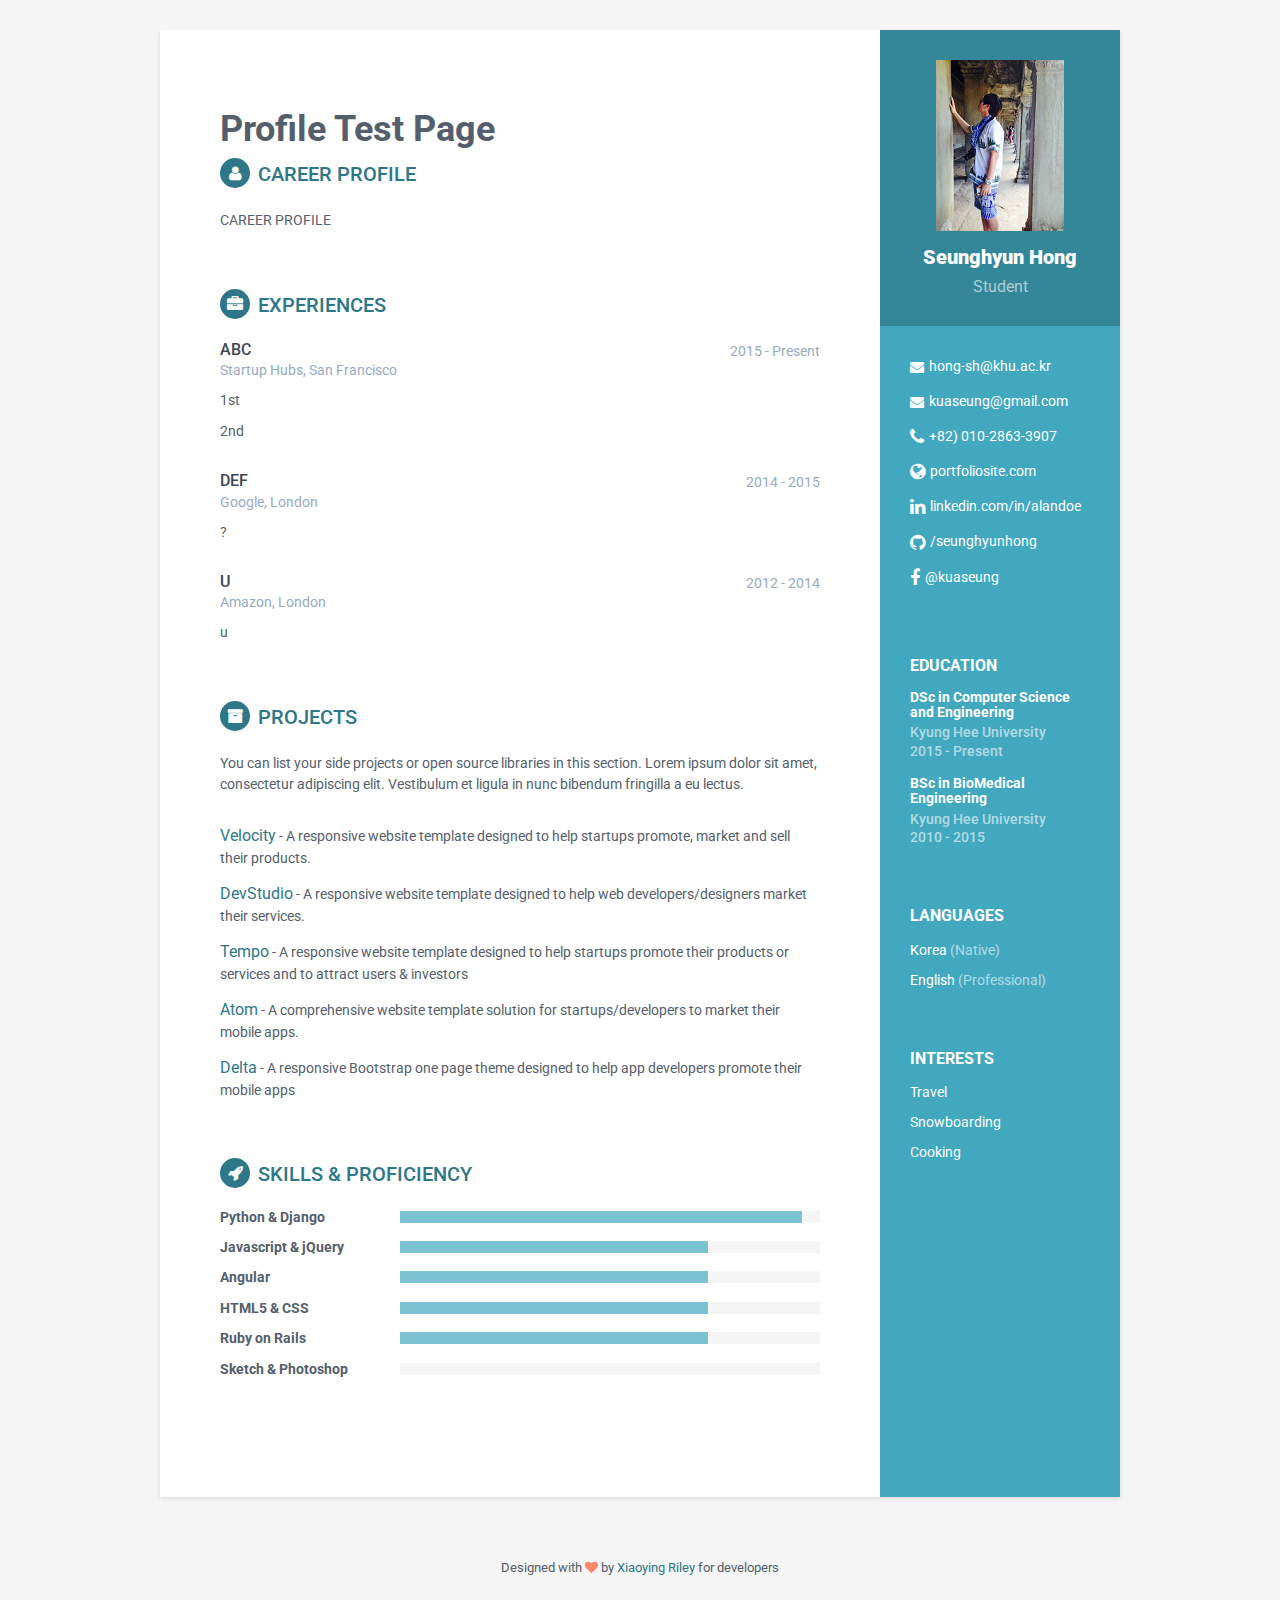
<file: index.html>
<!DOCTYPE html>
<!--[if IE 8]> <html lang="en" class="ie8"> <![endif]-->  
<!--[if IE 9]> <html lang="en" class="ie9"> <![endif]-->  
<!--[if !IE]><!--> <html lang="en"> <!--<![endif]-->  
<head>
    <title>Responsive Resume/CV Template for Developers</title>
    <!-- Meta -->
    <meta charset="utf-8">
    <meta http-equiv="X-UA-Compatible" content="IE=edge">
    <meta name="viewport" content="width=device-width, initial-scale=1.0">
    <meta name="description" content="Responsive HTML5 Resume/CV Template for Developers">
    <meta name="author" content="Xiaoying Riley at 3rd Wave Media">    
    <link rel="shortcut icon" href="favicon.ico">  
    <link href='https://fonts.googleapis.com/css?family=Roboto:400,500,400italic,300italic,300,500italic,700,700italic,900,900italic' rel='stylesheet' type='text/css'>
    <!-- Global CSS -->
    <link rel="stylesheet" href="assets/plugins/bootstrap/css/bootstrap.min.css">   
    <!-- Plugins CSS -->
    <link rel="stylesheet" href="assets/plugins/font-awesome/css/font-awesome.css">
    
    <!-- Theme CSS -->  
    <link id="theme-style" rel="stylesheet" href="assets/css/styles.css">
    <!-- HTML5 shim and Respond.js for IE8 support of HTML5 elements and media queries -->
    <!--[if lt IE 9]>
      <script src="https://oss.maxcdn.com/html5shiv/3.7.2/html5shiv.min.js"></script>
      <script src="https://oss.maxcdn.com/respond/1.4.2/respond.min.js"></script>
    <![endif]-->
</head> 

<body>
    <div class="wrapper">
        <div class="sidebar-wrapper">
            <div class="profile-container">
                <img class="profile" src="assets/images/profile.png" alt="" />
                <h1 class="name">Seunghyun Hong</h1>
                <h3 class="tagline">Student</h3>
                <!--h3 class="tagline">Full Stack Developer</h3-->
            </div><!--//profile-container-->
            
            <div class="contact-container container-block">
                <ul class="list-unstyled contact-list">
                    <li class="email"><i class="fa fa-envelope"></i><a href="mailto: yourname@email.com">hong-sh@khu.ac.kr</a></li>
                    <li class="email"><i class="fa fa-envelope"></i><a href="mailto: yourname@email.com">kuaseung@gmail.com</a></li>
                    <li class="phone"><i class="fa fa-phone"></i><a href="tel:0123 456 789">+82) 010-2863-3907</a></li>
                    <li class="website"><i class="fa fa-globe"></i><a href="http://themes.3rdwavemedia.com/website-templates/free-responsive-website-template-for-developers/" target="_blank">portfoliosite.com</a></li>
                    <li class="linkedin"><i class="fa fa-linkedin"></i><a href="#" target="_blank">linkedin.com/in/alandoe</a></li>
                    <li class="github"><i class="fa fa-github"></i><a href="https://github.com/seunghyunhong" target="_blank">/seunghyunhong</a></li>
                    <!--li class="twitter"><i class="fa fa-twitter"></i><a href="https://twitter.com/3rdwave_themes" target="_blank">@twittername</a></li-->
                    <li class="facebook"><i class="fa fa-facebook"></i><a href="https://www.facebook.com/kuaseung" target="_blank">@kuaseung</a></li>
                </ul>
            </div><!--//contact-container-->
            <div class="education-container container-block">
                <h2 class="container-block-title">Education</h2>
                <div class="item">
                    <h4 class="degree">DSc in Computer Science and Engineering</h4>
                    <h5 class="meta">Kyung Hee University</h5>
                    <div class="time">2015 - Present</div>
                </div><!--//item-->
                <div class="item">
                    <h4 class="degree">BSc in BioMedical Engineering</h4>
                    <h5 class="meta">Kyung Hee University</h5>
                    <div class="time">2010 - 2015</div>
                </div><!--//item-->
            </div><!--//education-container-->
            
            <div class="languages-container container-block">
                <h2 class="container-block-title">Languages</h2>
                <ul class="list-unstyled interests-list">
                    <li>Korea <span class="lang-desc">(Native)</span></li>
                    <li>English <span class="lang-desc">(Professional)</span></li>
                </ul>
            </div><!--//interests-->
            
            <div class="interests-container container-block">
                <h2 class="container-block-title">Interests</h2>
                <ul class="list-unstyled interests-list">
                    <li>Travel</li>
                    <li>Snowboarding</li>
                    <li>Cooking</li>
                </ul>
            </div><!--//interests-->
            
        </div><!--//sidebar-wrapper-->
        
        <div class="main-wrapper">
            <section class="section summary-section">
                <h1 class="page-title">Profile Test Page</h1>
                <h2 class="section-title"><i class="fa fa-user"></i>Career Profile</h2>
                <div class="summary">
                    <p>
CAREER PROFILE
                    </p>
                </div><!--//summary-->
            </section><!--//section-->
            
            <section class="section experiences-section">
                <h2 class="section-title"><i class="fa fa-briefcase"></i>Experiences</h2>
                
                <div class="item">
                    <div class="meta">
                        <div class="upper-row">
                            <h3 class="job-title">ABC</h3>
                            <div class="time">2015 - Present</div>
                        </div><!--//upper-row-->
                        <div class="company">Startup Hubs, San Francisco</div>
                    </div><!--//meta-->
                    <div class="details">
                        <p>
                            1st
                        </p>  
                        <p>
                            2nd
                        </p>
                    </div><!--//details-->
                </div><!--//item-->
                
                <div class="item">
                    <div class="meta">
                        <div class="upper-row">
                            <h3 class="job-title">DEF</h3>
                            <div class="time">2014 - 2015</div>
                        </div><!--//upper-row-->
                        <div class="company">Google, London</div>
                    </div><!--//meta-->
                    <div class="details">
                        <p>
                            ?
                        </p>  
                        
                    </div><!--//details-->
                </div><!--//item-->
                
                <div class="item">
                    <div class="meta">
                        <div class="upper-row">
                            <h3 class="job-title">U</h3>
                            <div class="time">2012 - 2014</div>
                        </div><!--//upper-row-->
                        <div class="company">Amazon, London</div>
                    </div><!--//meta-->
                    <div class="details">
                        <p>
                            u
                        </p>  
                    </div><!--//details-->
                </div><!--//item-->
                
            </section><!--//section-->
            
            <section class="section projects-section">
                <h2 class="section-title"><i class="fa fa-archive"></i>Projects</h2>
                <div class="intro">
                    <p>You can list your side projects or open source libraries in this section. Lorem ipsum dolor sit amet, consectetur adipiscing elit. Vestibulum et ligula in nunc bibendum fringilla a eu lectus.</p>
                </div><!--//intro-->
                <div class="item">
                    <span class="project-title"><a href="#hook">Velocity</a></span> - <span class="project-tagline">A responsive website template designed to help startups promote, market and sell their products.</span>
                    
                </div><!--//item-->
                <div class="item">
                    <span class="project-title"><a href="http://themes.3rdwavemedia.com/website-templates/responsive-bootstrap-theme-web-development-agencies-devstudio/" target="_blank">DevStudio</a></span> - 
                    <span class="project-tagline">A responsive website template designed to help web developers/designers market their services. </span>
                </div><!--//item-->
                <div class="item">
                    <span class="project-title"><a href="http://themes.3rdwavemedia.com/website-templates/responsive-bootstrap-theme-for-startups-tempo/" target="_blank">Tempo</a></span> - <span class="project-tagline">A responsive website template designed to help startups promote their products or services and to attract users &amp; investors</span>
                </div><!--//item-->
                <div class="item">
                    <span class="project-title"><a href="hhttp://themes.3rdwavemedia.com/website-templates/responsive-bootstrap-theme-mobile-apps-atom/" target="_blank">Atom</a></span> - <span class="project-tagline">A comprehensive website template solution for startups/developers to market their mobile apps. </span>
                </div><!--//item-->
                <div class="item">
                    <span class="project-title"><a href="http://themes.3rdwavemedia.com/website-templates/responsive-bootstrap-theme-for-mobile-apps-delta/" target="_blank">Delta</a></span> - <span class="project-tagline">A responsive Bootstrap one page theme designed to help app developers promote their mobile apps</span>
                </div><!--//item-->
            </section><!--//section-->
            
            <section class="skills-section section">
                <h2 class="section-title"><i class="fa fa-rocket"></i>Skills &amp; Proficiency</h2>
                <div class="skillset">        
                    <div class="item">
                        <h3 class="level-title">Python &amp; Django</h3>
                        <div class="level-bar">
                            <div class="level-bar-inner" data-level="98%">
                            </div>                                      
                        </div><!--//level-bar-->                                 
                    </div><!--//item-->
                    
                    <div class="item">
                        <h3 class="level-title">Javascript &amp; jQuery</h3>
                        <div class="level-bar">
                            <div class="level-bar-inner" data-level="75%">
                            </div>                                      
                        </div><!--//level-bar-->                                 
                    </div><!--//item-->
                    
                    <div class="item">
                        <h3 class="level-title">Angular</h3>
                        <div class="level-bar">
                            <div class="level-bar-inner" data-level="75%">
                            </div>                                      
                        </div><!--//level-bar-->                                 
                    </div><!--//item-->
                    
                    <div class="item">
                        <h3 class="level-title">HTML5 &amp; CSS</h3>
                        <div class="level-bar">
                            <div class="level-bar-inner" data-level="75%">
                            </div>                                      
                        </div><!--//level-bar-->                                 
                    </div><!--//item-->
                    
                    <div class="item">
                        <h3 class="level-title">Ruby on Rails</h3>
                        <div class="level-bar">
                            <div class="level-bar-inner" data-level="75%">
                            </div>                                      
                        </div><!--//level-bar-->                                 
                    </div><!--//item-->
                    
                    <div class="item">
                        <h3 class="level-title">Sketch &amp; Photoshop</h3>
                        <div class="level-bar">
                            <div class="level-bar-inner" data-level="0%">
                            </div>                                      
                        </div><!--//level-bar-->                                 
                    </div><!--//item-->
                    
                </div>  
            </section><!--//skills-section-->
            
        </div><!--//main-body-->
    </div>
 
    <footer class="footer">
        <div class="text-center">
                <!--/* This template is released under the Creative Commons Attribution 3.0 License. Please keep the attribution link below when using for your own project. Thank you for your support. :) If you'd like to use the template without the attribution, you can check out other license options via our website: themes.3rdwavemedia.com */-->
                <small class="copyright">Designed with <i class="fa fa-heart"></i> by <a href="http://themes.3rdwavemedia.com" target="_blank">Xiaoying Riley</a> for developers</small>
        </div><!--//container-->
    </footer><!--//footer-->
 
    <!-- Javascript -->          
    <script type="text/javascript" src="assets/plugins/jquery-1.11.3.min.js"></script>
    <script type="text/javascript" src="assets/plugins/bootstrap/js/bootstrap.min.js"></script>    
    <!-- custom js -->
    <script type="text/javascript" src="assets/js/main.js"></script>            
</body>
</html>
</file>
<file: assets/css/styles.css>
/*   
 * Template Name: Orbit - Responsive Resume/CV Template for Developers
 * Version: 1.0
 * Author: Xiaoying Riley
 * Twitter: @3rdwave_themes
 * License: Creative Commons Attribution 3.0 License
 * Website: http://themes.3rdwavemedia.com/
*/
/* styles.css */
/* ======= Base ======= */
body {
  font-family: 'Roboto', sans-serif;
  color: #545E6C;
  background: #f5f5f5;
  font-size: 14px;
  padding: 30px;
  -webkit-font-smoothing: antialiased;
  -moz-osx-font-smoothing: grayscale;
}
h1,
h2,
h3,
h4,
h5,
h6 {
  font-weight: 700;
}
a {
  color: #2d7788;
  -webkit-transition: all 0.4s ease-in-out;
  -moz-transition: all 0.4s ease-in-out;
  -ms-transition: all 0.4s ease-in-out;
  -o-transition: all 0.4s ease-in-out;
}
a:hover {
  text-decoration: underline;
  color: #1a454f;
}
a:focus {
  text-decoration: none;
}
p {
  line-height: 1.5;
}
.wrapper {
  background: #42A8C0;
  max-width: 960px;
  margin: 0 auto;
  position: relative;
  -webkit-box-shadow: 0px 2px 4px rgba(0, 0, 0, 0.1);
  -moz-box-shadow: 0px 2px 4px rgba(0, 0, 0, 0.1);
  box-shadow: 0px 2px 4px rgba(0, 0, 0, 0.1);
}
.sidebar-wrapper {
  background: #42A8C0;
  position: absolute;
  right: 0;
  width: 240px;
  height: 100%;
  min-height: 800px;
  color: #fff;
}
.sidebar-wrapper a {
  color: #fff;
}
.sidebar-wrapper .profile-container {
  padding: 30px;
  background: rgba(0, 0, 0, 0.2);
  text-align: center;
  color: #fff;
}
.sidebar-wrapper .name {
  font-size: 20px;
  font-weight: 900;
  margin-top: 0;
  margin-bottom: 10px;
}
.sidebar-wrapper .tagline {
  color: rgba(255, 255, 255, 0.6);
  font-size: 16px;
  font-weight: 400;
  margin-top: 0;
  margin-bottom: 0;
}
.sidebar-wrapper .profile {
  margin-bottom: 15px;
}
.sidebar-wrapper .contact-list .fa {
  margin-right: 5px;
  font-size: 18px;
  vertical-align: middle;
}
.sidebar-wrapper .contact-list li {
  margin-bottom: 15px;
}
.sidebar-wrapper .contact-list li:last-child {
  margin-bottom: 0;
}
.sidebar-wrapper .contact-list .email .fa {
  font-size: 14px;
}
.sidebar-wrapper .container-block {
  padding: 30px;
}
.sidebar-wrapper .container-block-title {
  text-transform: uppercase;
  font-size: 16px;
  font-weight: 700;
  margin-top: 0;
  margin-bottom: 15px;
}
.sidebar-wrapper .degree {
  font-size: 14px;
  margin-top: 0;
  margin-bottom: 5px;
}
.sidebar-wrapper .education-container .item {
  margin-bottom: 15px;
}
.sidebar-wrapper .education-container .item:last-child {
  margin-bottom: 0;
}
.sidebar-wrapper .education-container .meta {
  color: rgba(255, 255, 255, 0.6);
  font-weight: 500;
  margin-bottom: 0px;
  margin-top: 0;
}
.sidebar-wrapper .education-container .time {
  color: rgba(255, 255, 255, 0.6);
  font-weight: 500;
  margin-bottom: 0px;
}
.sidebar-wrapper .languages-container .lang-desc {
  color: rgba(255, 255, 255, 0.6);
}
.sidebar-wrapper .languages-list {
  margin-bottom: 0;
}
.sidebar-wrapper .languages-list li {
  margin-bottom: 10px;
}
.sidebar-wrapper .languages-list li:last-child {
  margin-bottom: 0;
}
.sidebar-wrapper .interests-list {
  margin-bottom: 0;
}
.sidebar-wrapper .interests-list li {
  margin-bottom: 10px;
}
.sidebar-wrapper .interests-list li:last-child {
  margin-bottom: 0;
}
.main-wrapper {
  background: #fff;
  padding: 60px;
  padding-right: 300px;
}
.main-wrapper .section-title {
  text-transform: uppercase;
  font-size: 20px;
  font-weight: 500;
  color: #2d7788;
  position: relative;
  margin-top: 0;
  margin-bottom: 20px;
}
.main-wrapper .section-title .fa {
  width: 30px;
  height: 30px;
  margin-right: 8px;
  display: inline-block;
  color: #fff;
  -webkit-border-radius: 50%;
  -moz-border-radius: 50%;
  -ms-border-radius: 50%;
  -o-border-radius: 50%;
  border-radius: 50%;
  -moz-background-clip: padding;
  -webkit-background-clip: padding-box;
  background-clip: padding-box;
  background: #2d7788;
  text-align: center;
  padding-top: 8px;
  font-size: 16px;
  position: relative;
  top: -2px;
}
.main-wrapper .section {
  margin-bottom: 60px;
}
.main-wrapper .experiences-section .item {
  margin-bottom: 30px;
}
.main-wrapper .upper-row {
  position: relative;
  overflow: hidden;
  margin-bottom: 2px;
}
.main-wrapper .job-title {
  color: #3F4650;
  font-size: 16px;
  margin-top: 0;
  margin-bottom: 0;
  font-weight: 500;
}
.main-wrapper .time {
  position: absolute;
  right: 0;
  top: 0;
  color: #97AAC3;
}
.main-wrapper .company {
  margin-bottom: 10px;
  color: #97AAC3;
}
.main-wrapper .project-title {
  font-size: 16px;
  font-weight: 400;
  margin-top: 0;
  margin-bottom: 5px;
}
.main-wrapper .projects-section .intro {
  margin-bottom: 30px;
}
.main-wrapper .projects-section .item {
  margin-bottom: 15px;
}
.skillset .item {
  margin-bottom: 15px;
  overflow: hidden;
}
.skillset .level-title {
  font-size: 14px;
  margin-top: 0;
  margin-bottom: 12px;
}
.skillset .level-bar {
  height: 12px;
  background: #f5f5f5;
}
.skillset .level-bar-inner {
  height: 12px;
  background: #7bc2d3;
}
.footer {
  padding: 30px;
  padding-top: 60px;
}
.footer .copyright {
  line-height: 1.6;
  color: #545E6C;
  font-size: 13px;
}
.footer .fa-heart {
  color: #fb866a;
}
/* Extra small devices (phones, less than 768px) */
@media (max-width: 767px) {
  .sidebar-wrapper {
    position: static;
    width: inherit;
  }
  .main-wrapper {
    padding: 30px;
  }
  .main-wrapper .time {
    position: static;
    display: block;
    margin-top: 5px;
  }
  .main-wrapper .upper-row {
    margin-bottom: 0;
  }
}
/* Small devices (tablets, 768px and up) */
/* Medium devices (desktops, 992px and up) */
@media (min-width: 992px) {
  .skillset .level-title {
    display: inline-block;
    float: left;
    width: 30%;
    margin-bottom: 0;
  }
  .skillset .level-bar {
    display: inline-block;
    width: 70%;
    float: left;
    position: relative;
    top: 1px;
  }
}
/* Large devices (large desktops, 1200px and up) */
/* Ex-Large devices (large desktops, 1200px and up) */
</file>
